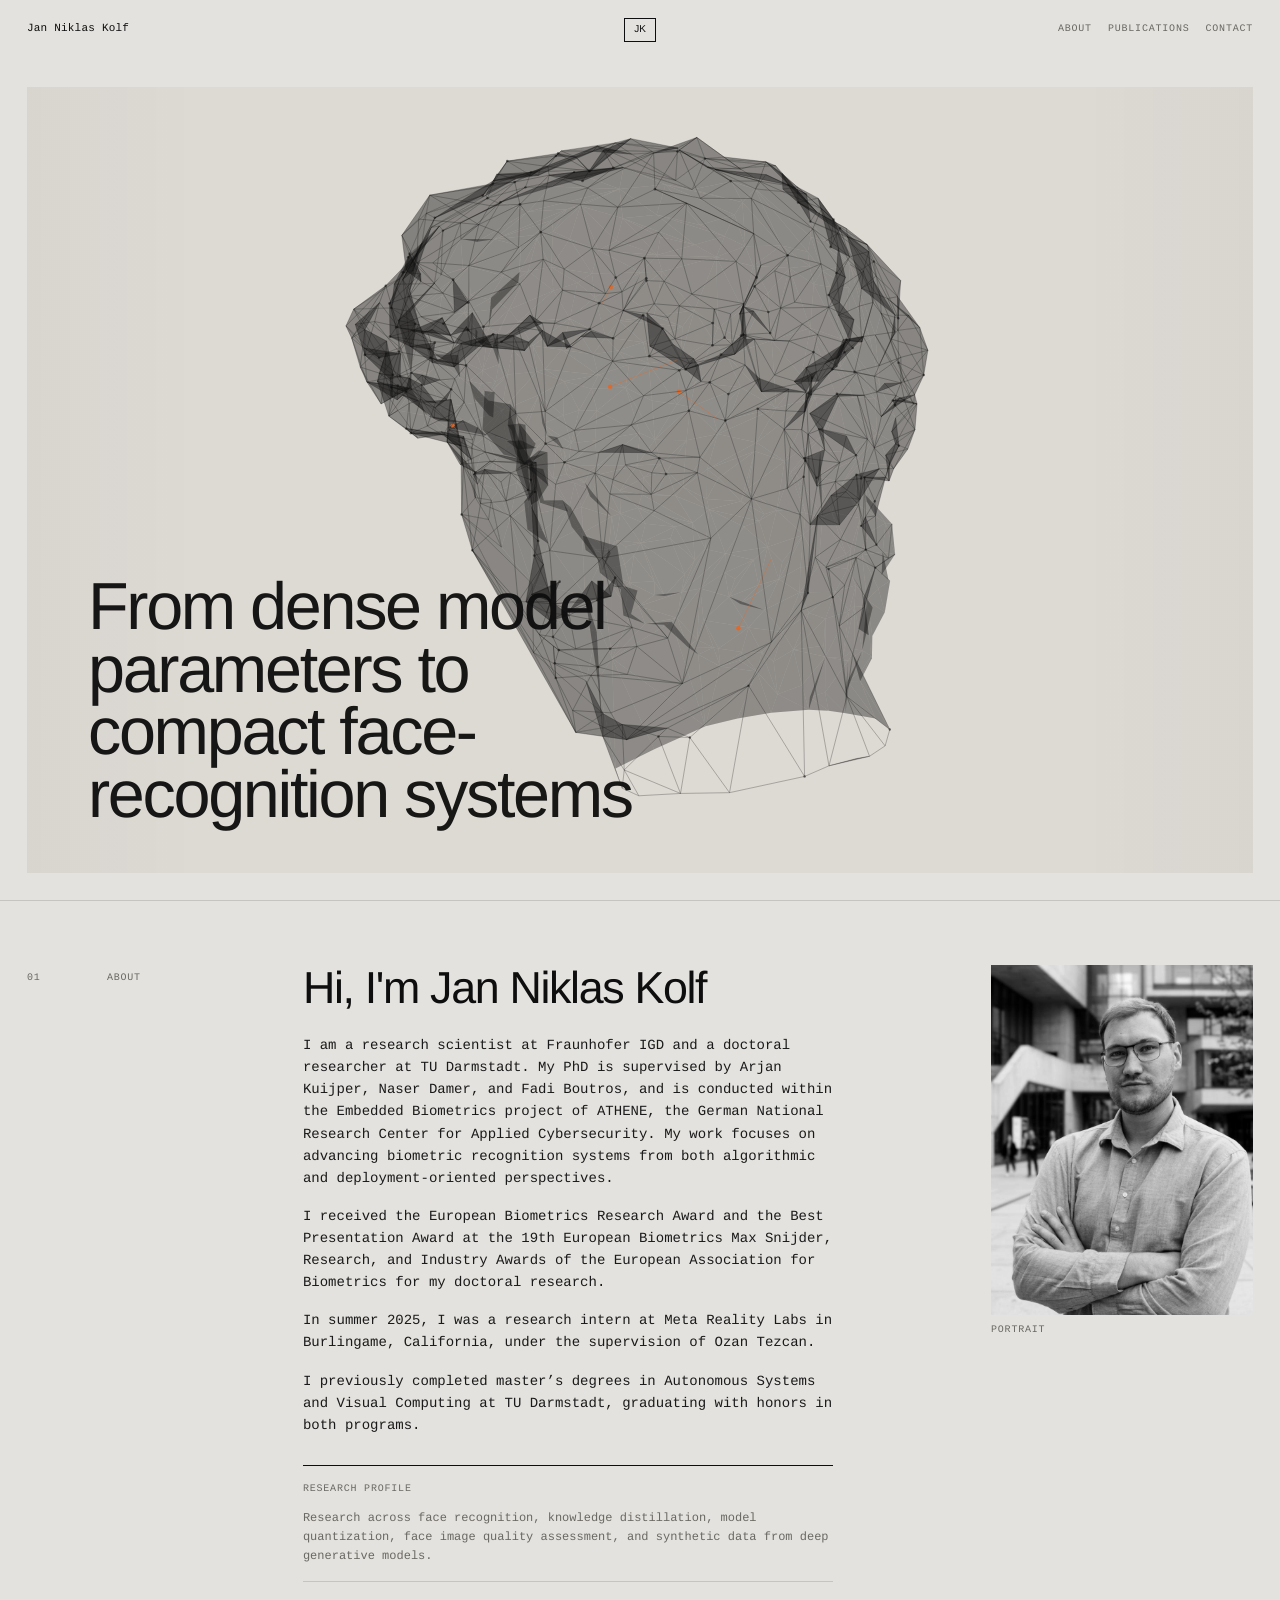
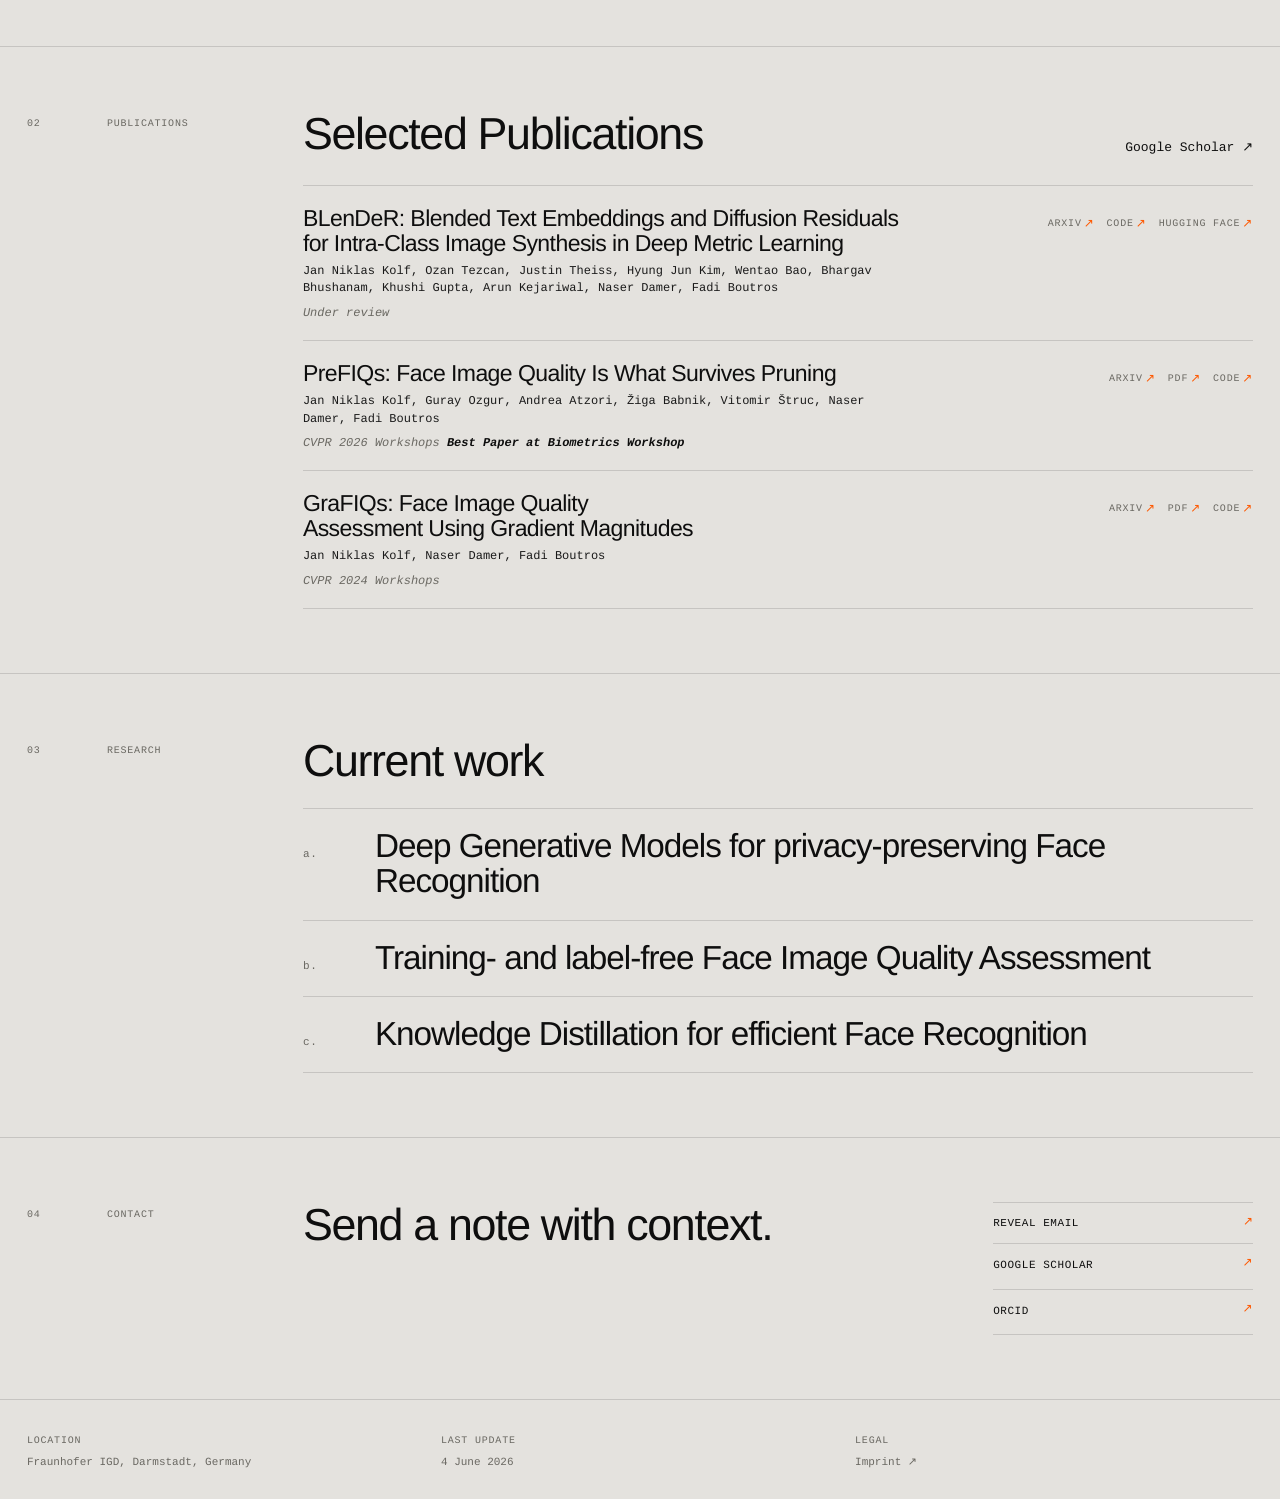
<file: index.html>
<!doctype html>
<html lang="en">
  <head>
    <meta charset="utf-8" />
    <meta name="viewport" content="width=device-width, initial-scale=1" />
    <title>Academic Portfolio | Jan Niklas Kolf</title>
    <meta
      name="description"
      content="Jan Niklas Kolf"
    />
    <link rel="stylesheet" href="style.css?v=20260515-site-legal" />
  </head>
  <body>
    <header class="meta" aria-label="Site status">
      <div class="meta__cell meta__status">
        <span>Jan Niklas Kolf</span>
      </div>
      <a class="meta__mark" href="#top" aria-label="Back to top">
        <span class="mark-symbol">JK</span>
      </a>
      <button class="meta__menu" type="button" aria-expanded="false" aria-controls="primary-nav">
        <span>Menu</span>
        <span aria-hidden="true"></span>
      </button>
      <nav class="meta__nav" id="primary-nav" aria-label="Primary navigation">
        <a href="#about">About</a>
        <a href="#publications">Publications</a>
        <a href="#contact">Contact</a>
      </nav>
    </header>

    <main id="top">
      <section class="hero" aria-labelledby="hero-title">
        <div class="hero__media hero__media--mesh" aria-label="Animated teacher to student face-recognition mesh">
          <canvas id="distillation-hero" class="distillation-canvas" aria-hidden="true"></canvas>
          <div class="hero-terms" aria-hidden="true">
            <span id="hero-live-term">
              <span class="hero-term__item is-active">From high-dimensional face inputs to compact identity embeddings</span>
            </span>
          </div>
        </div>
      </section>

      <section class="section intro" id="about" aria-labelledby="about-title">
        <div class="section__idx">01</div>
        <div class="section__label">About</div>
        <div class="section__body">
          <div class="about-grid">
            <div class="about-copy">
              <h2 id="about-title">Hi, I'm Jan Niklas Kolf</h2>
              <p>
                I am a research scientist at Fraunhofer IGD and a doctoral researcher at TU Darmstadt.
                My PhD is supervised by Arjan Kuijper, Naser Damer, and Fadi Boutros, and is conducted within the Embedded Biometrics project of ATHENE, the German National Research Center for Applied Cybersecurity.
                My work focuses on advancing biometric recognition systems from both algorithmic and deployment-oriented perspectives.
              </p>
              <p>
                I received the European Biometrics Research Award and the Best Presentation Award at the 19th European Biometrics Max Snijder, Research, and Industry Awards of the European Association for Biometrics for my doctoral research.
              </p>
              <p>
                In summer 2025, I was a research intern at Meta Reality Labs in Burlingame, California, under the supervision of Ozan Tezcan.
              </p>
              <p>
                I previously completed master’s degrees in Autonomous Systems and Visual Computing at TU Darmstadt, graduating with honors in both programs.
              </p>
              <div class="profile-note">
                <span class="note-kicker">Research profile</span>
                <p>
                  Research across face recognition, knowledge distillation, model quantization, face image quality
                  assessment, and synthetic data from deep generative models.
                </p>
              </div>
            </div>
            <div class="about-aside">
              <figure class="portrait">
                <img src="me.jpg" alt="Portrait" loading="lazy" />
                <figcaption>Portrait</figcaption>
              </figure>
            </div>
          </div>
        </div>
      </section>

      <section class="section publications" id="publications" aria-labelledby="publications-title">
        <div class="section__idx">02</div>
        <div class="section__label">Publications</div>
        <div class="section__body">
          <div class="section-head">
            <h2 id="publications-title">Selected Publications</h2>
            <a href="https://scholar.google.de/citations?user=PC1RmJMAAAAJ" target="_blank" rel="noreferrer">Google Scholar <span aria-hidden="true">↗</span></a>
          </div>
          <ol class="pub-list" aria-label="Selected publications">
            <li class="pub-item">
              <article>
                <div class="pub-meta">
                  <h3>BLenDeR: Blended Text Embeddings and Diffusion Residuals for Intra-Class Image Synthesis in Deep Metric Learning</h3>
                  <p class="pub-authors">Jan Niklas Kolf, Ozan Tezcan, Justin Theiss, Hyung Jun Kim, Wentao Bao, Bhargav Bhushanam, Khushi Gupta, Arun Kejariwal, Naser Damer, Fadi Boutros</p>
                  <p class="pub-venue">Under review</p>
                </div>
                <div class="pub-links" aria-label="Publication links">
                  <a href="https://arxiv.org/abs/2601.20246" target="_blank" rel="noreferrer" aria-label="Open BLenDeR on arXiv">arXiv <span aria-hidden="true">↗</span></a>
                  <a href="https://github.com/facebookresearch/meta_ai_blender" target="_blank" rel="noreferrer" aria-label="Open BLenDeR code on GitHub">Code <span aria-hidden="true">↗</span></a>
                  <a href="https://huggingface.co/facebook/meta_ai_blender" target="_blank" rel="noreferrer" aria-label="Open BLenDeR on Hugging Face">Hugging Face <span aria-hidden="true">↗</span></a>
                </div>
              </article>
            </li>
            <li class="pub-item">
              <article>
                <div class="pub-meta">
                  <h3>PreFIQs: Face Image Quality Is What Survives Pruning</h3>
                  <p class="pub-authors">Jan Niklas Kolf, Guray Ozgur, Andrea Atzori, Žiga Babnik, Vitomir Štruc, Naser Damer, Fadi Boutros</p>
                  <p class="pub-venue">CVPR 2026 Workshops <span class="pub-award">Best Paper at Biometrics Workshop</span></p>
                </div>
                <div class="pub-links" aria-label="Publication links">
                  <a href="https://arxiv.org/abs/2605.13396" target="_blank" rel="noreferrer" aria-label="Open PreFIQs on arXiv">arXiv <span aria-hidden="true">↗</span></a>
                  <a href="https://openaccess.thecvf.com/content/CVPR2026W/BIOM2026/papers/Kolf_PreFIQs_Face_Image_Quality_Is_What_Survives_Pruning_CVPRW_2026_paper.pdf" target="_blank" rel="noreferrer" aria-label="Open PreFIQs PDF">PDF <span aria-hidden="true">↗</span></a>
                  <a href="https://github.com/jankolf/PreFIQs" target="_blank" rel="noreferrer" aria-label="Open PreFIQs code on GitHub">Code <span aria-hidden="true">↗</span></a>
                </div>
              </article>
            </li>
            <li class="pub-item">
              <article>
                <div class="pub-meta">
                  <h3>GraFIQs: Face Image Quality Assessment Using Gradient Magnitudes</h3>
                  <p class="pub-authors">Jan Niklas Kolf, Naser Damer, Fadi Boutros</p>
                  <p class="pub-venue">CVPR 2024 Workshops</p>
                </div>
                <div class="pub-links" aria-label="Publication links">
                  <a href="https://arxiv.org/abs/2404.12203" target="_blank" rel="noreferrer" aria-label="Open GraFIQs on arXiv">arXiv <span aria-hidden="true">↗</span></a>
                  <a href="https://openaccess.thecvf.com/content/CVPR2024W/BIOMET/papers/Kolf_GraFIQs_Face_Image_Quality_Assessment_Using_Gradient_Magnitudes_CVPRW_2024_paper.pdf" target="_blank" rel="noreferrer" aria-label="Open GraFIQs PDF">PDF <span aria-hidden="true">↗</span></a>
                  <a href="https://github.com/jankolf/GraFIQs" target="_blank" rel="noreferrer" aria-label="Open GraFIQs code on GitHub">Code <span aria-hidden="true">↗</span></a>
                </div>
              </article>
            </li>
          </ol>
        </div>
      </section>

      <section class="section research" id="research" aria-labelledby="research-title">
        <div class="section__idx">03</div>
        <div class="section__label">Research</div>
        <div class="section__body">
          <h2 id="research-title">Current work</h2>
          <ul class="plain-list">
            <li>
              <span class="list-index">a.</span>
              <span>Deep Generative Models for privacy-preserving Face Recognition</span>
            </li>
            <li>
              <span class="list-index">b.</span>
              <span>Training- and label-free Face Image Quality Assessment</span>
            </li>
            <li>
              <span class="list-index">c.</span>
              <span>Knowledge Distillation for efficient Face Recognition</span>
            </li>
          </ul>
        </div>
      </section>

      <section class="section contact" id="contact" aria-labelledby="contact-title">
        <div class="section__idx">04</div>
        <div class="section__label">Contact</div>
        <div class="section__body contact__body">
          <div>
            <h2 id="contact-title">Send a note with context.</h2>
          </div>
          <div class="contact-links">
            <button class="secure-email" type="button" data-contact-token="Z2YwdGdocWpwd2N0aDBmaWtCaG5xbTB1Y25ta3AwcGNs">
              <span>Reveal email</span>
              <span aria-hidden="true">↗</span>
            </button>
            <noscript>
              <span class="contact-fallback">Email protected. Enable JavaScript to reveal the address.</span>
            </noscript>
            <a href="https://scholar.google.de/citations?user=PC1RmJMAAAAJ" target="_blank" rel="noreferrer">Google Scholar <span aria-hidden="true">↗</span></a>
            <a href="https://orcid.org/0000-0002-0037-5334" target="_blank" rel="noreferrer">ORCID <span aria-hidden="true">↗</span></a>
          </div>
        </div>
      </section>
    </main>

    <footer class="footer">
      <div>
        <span class="footer__label">Location</span>
        <span class="footer__line">Fraunhofer IGD, Darmstadt, Germany</span>
      </div>
      <div>
        <span class="footer__label">Last Update</span>
        <span class="footer__line">4 June 2026</span>
      </div>
      <div>
        <span class="footer__label">Legal</span>
        <a class="footer__line" href="imprint.html">Imprint ↗</a>
      </div>
    </footer>
    <script src="script.js?v=20260515-random-hero-terms"></script>
  </body>
</html>
</file>
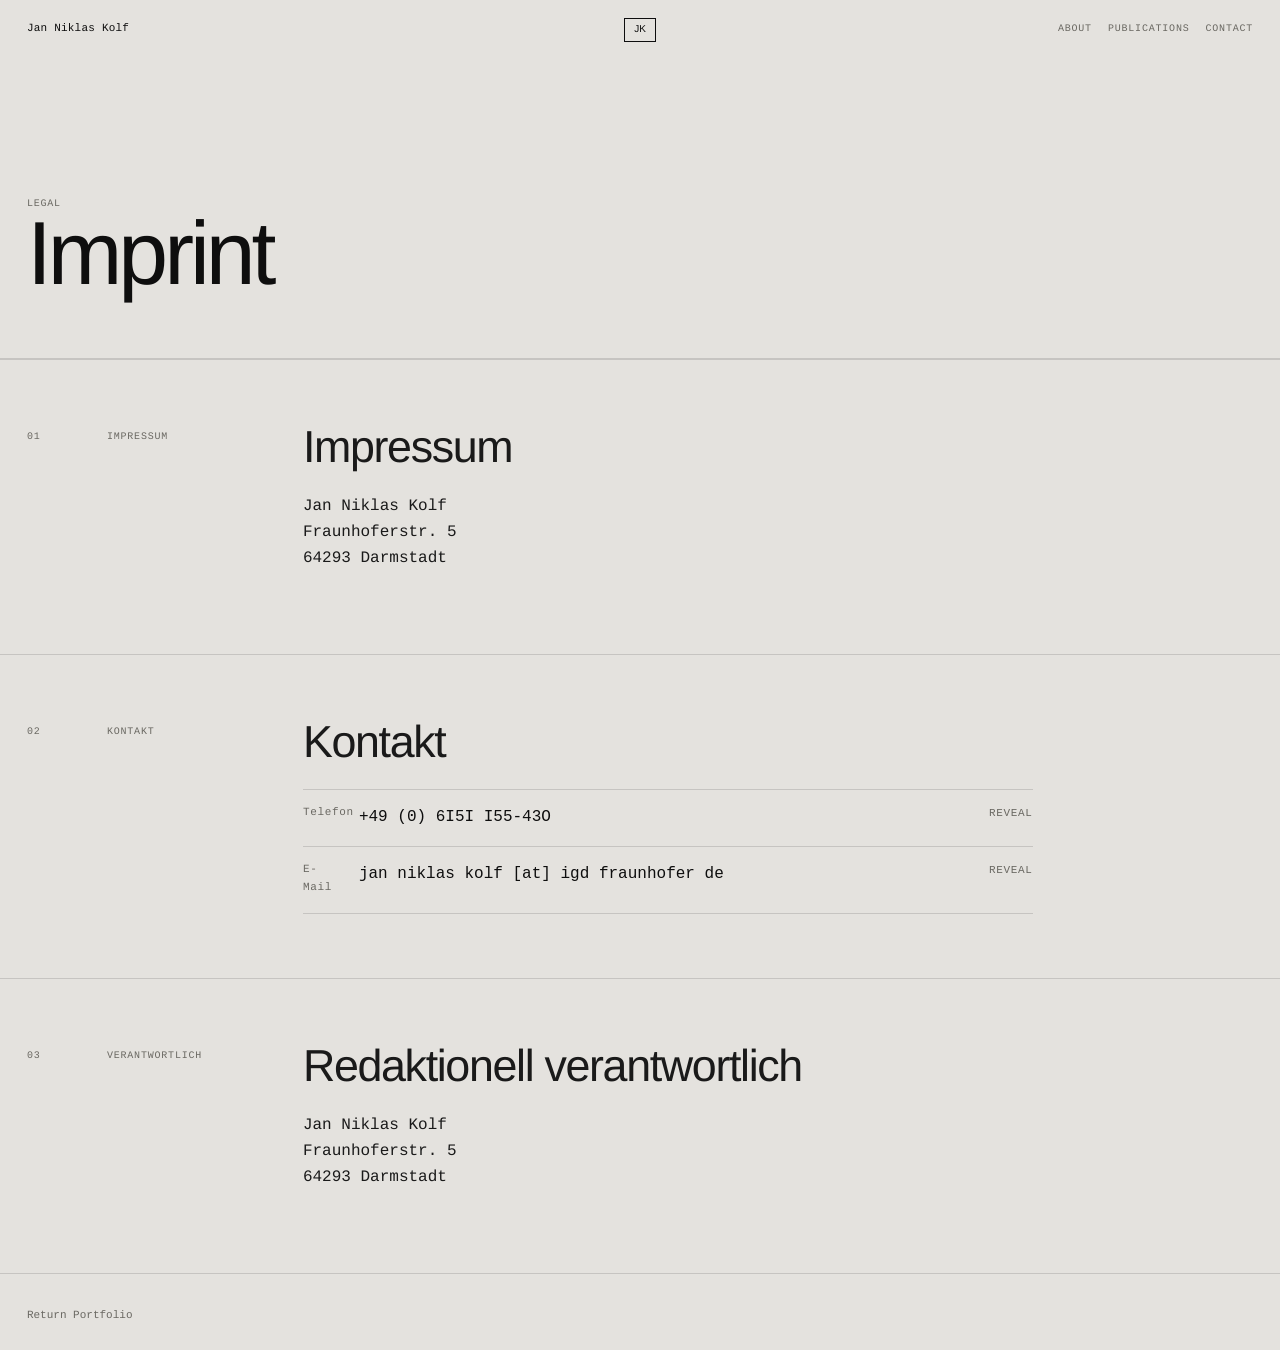
<file: imprint.html>
<!doctype html>
<html lang="en">
  <head>
    <meta charset="utf-8" />
    <meta name="viewport" content="width=device-width, initial-scale=1" />
    <title>Imprint | Academic Portfolio</title>
    <meta name="description" content="Legal imprint page for the academic portfolio website." />
    <link rel="stylesheet" href="style.css?v=20260515-site-legal" />
  </head>
  <body>
    <header class="meta" aria-label="Site status">
      <div class="meta__cell meta__status">
        <span>Jan Niklas Kolf</span>
      </div>
      <a class="meta__mark" href="index.html#top" aria-label="Back to top">
        <span class="mark-symbol">JK</span>
      </a>
      <button class="meta__menu" type="button" aria-expanded="false" aria-controls="primary-nav">
        <span>Menu</span>
        <span aria-hidden="true"></span>
      </button>
      <nav class="meta__nav" id="primary-nav" aria-label="Primary navigation">
        <a href="index.html#about">About</a>
        <a href="index.html#publications">Publications</a>
        <a href="index.html#contact">Contact</a>
      </nav>
    </header>

    <main class="subpage">
      <section class="assignment-hero" aria-labelledby="imprint-title">
        <div>
          <p class="eyebrow">Legal</p>
          <h1 id="imprint-title">Imprint</h1>
        </div>
      </section>

      <section class="section" aria-labelledby="imprint-details-title">
        <div class="section__idx">01</div>
        <div class="section__label">Impressum</div>
        <div class="section__body content-copy">
          <h2 id="imprint-details-title">Impressum</h2>
          <p>
            Jan Niklas Kolf<br />
            Fraunhoferstr. 5<br />
            64293 Darmstadt
          </p>
        </div>
      </section>

      <section class="section" aria-labelledby="contact-details-title">
        <div class="section__idx">02</div>
        <div class="section__label">Kontakt</div>
        <div class="section__body content-copy">
          <h2 id="contact-details-title">Kontakt</h2>
          <ul class="deliverable-list protected-contact-list">
            <li>
              <span class="list-index">Telefon</span>
              <span>
                <button class="protected-contact" type="button" data-contact-type="phone" data-contact-token="MjU2Lzc3MyIzNzM4IisyKiI7Ni0=">
                  <span>+49 (0) 6I5I I55-43O</span>
                  <span aria-hidden="true">Reveal</span>
                </button>
                <noscript>
                  <span class="contact-fallback">+49 (0) 6I5I I55-43O</span>
                </noscript>
              </span>
            </li>
            <li>
              <span class="list-index">E-Mail</span>
              <span>
                <button class="protected-contact" type="button" data-contact-token="Z2YwdGdocWpwd2N0aDBmaWtCaG5xbTB1Y25ta3AwcGNs">
                  <span>jan niklas kolf [at] igd fraunhofer de</span>
                  <span aria-hidden="true">Reveal</span>
                </button>
                <noscript>
                  <span class="contact-fallback">jan niklas kolf [at] igd fraunhofer de</span>
                </noscript>
              </span>
            </li>
          </ul>
        </div>
      </section>

      <section class="section" aria-labelledby="editorial-title">
        <div class="section__idx">03</div>
        <div class="section__label">Verantwortlich</div>
        <div class="section__body content-copy">
          <h2 id="editorial-title">Redaktionell verantwortlich</h2>
          <p>
            Jan Niklas Kolf<br />
            Fraunhoferstr. 5<br />
            64293 Darmstadt
          </p>
        </div>
      </section>
    </main>

    <footer class="footer">
      <a class="footer__line" href="index.html">Return Portfolio</a>
    </footer>

    <script src="script.js?v=20260515-site-legal"></script>
  </body>
</html>
</file>
<file: style.css>
:root {
  --bg: rgb(228, 226, 222);
  --bg-2: #ddd9d3;
  --ink: #0e0e0e;
  --ink-2: #1a1a1a;
  --muted: #6a6862;
  --rule: rgba(14, 14, 14, 0.14);
  --rule-soft: rgba(14, 14, 14, 0.08);
  --accent: oklch(0.68 0.22 42);
  --green: #2cc956;
  --red: #ff5343;
  --yellow: #f5c842;
  --display: "Helvetica Neue", Arial, system-ui, sans-serif;
  --mono: "Geist Mono", "SF Mono", ui-monospace, Menlo, Consolas, monospace;
  --meta-h: 60px;
  --page-x: clamp(14px, 2.1vw, 32px);
}

* {
  box-sizing: border-box;
}

html {
  scroll-behavior: smooth;
}

body {
  margin: 0;
  background: var(--bg);
  color: var(--ink);
  font-family: var(--mono);
  font-size: 13px;
  line-height: 1.5;
  letter-spacing: 0;
  -webkit-font-smoothing: antialiased;
  text-rendering: geometricPrecision;
}

body::selection,
::selection {
  background: var(--accent);
  color: var(--bg);
}

a {
  color: inherit;
  text-decoration: none;
}

a:focus-visible {
  outline: 1px solid var(--ink);
  outline-offset: 4px;
}

.meta {
  position: fixed;
  inset: 0 0 auto;
  z-index: 20;
  display: grid;
  grid-template-columns: 1fr auto 1fr;
  align-items: center;
  gap: 20px;
  min-height: var(--meta-h);
  padding: 14px var(--page-x);
  background: var(--bg);
  border-bottom: 1px solid transparent;
  color: var(--ink);
  font-size: 11px;
  letter-spacing: 0.02em;
  transition: border-color 220ms cubic-bezier(0.2, 0, 0, 1), transform 220ms cubic-bezier(0.2, 0, 0, 1);
}

.meta.is-bordered {
  border-color: var(--rule);
}

.meta.is-hidden {
  transform: translateY(-100%);
}

.meta__cell,
.meta__status,
.meta__mark,
.meta__nav {
  display: flex;
  align-items: center;
}

.meta__status {
  gap: 8px;
  white-space: nowrap;
}

.meta__mark {
  justify-self: center;
  gap: 10px;
  font-family: var(--display);
  text-transform: uppercase;
  letter-spacing: -0.03em;
}

.mark-symbol {
  display: inline-grid;
  place-items: center;
  width: 32px;
  height: 24px;
  border: 1px solid var(--ink);
  font-size: 10px;
  letter-spacing: 0;
}

.meta__nav {
  justify-self: end;
  gap: 16px;
  text-transform: uppercase;
  color: var(--muted);
  font-size: 10px;
  letter-spacing: 0.08em;
}

.meta__menu {
  display: none;
  align-items: center;
  justify-self: end;
  gap: 8px;
  min-height: 28px;
  padding: 0;
  border: 0;
  background: transparent;
  color: var(--muted);
  font-family: var(--mono);
  font-size: 10px;
  letter-spacing: 0.08em;
  text-transform: uppercase;
}

.meta__menu span:last-child {
  position: relative;
  width: 18px;
  height: 10px;
  border-top: 1px solid currentColor;
  border-bottom: 1px solid currentColor;
}

.meta__menu[aria-expanded="true"] {
  color: var(--ink);
}

.meta__nav a:hover,
.contact-links a:hover,
.contact-links button:hover,
.pub-links a:hover,
.project-links a:hover,
.project-back:hover,
.project-toplinks a:hover,
.video-list a:hover,
.text-links a:hover,
.resource-list a:hover,
.blog-card:hover h2,
.blog-row:hover h3,
.footer a:hover {
  color: var(--accent);
}

.dot {
  width: 6px;
  height: 6px;
  border-radius: 999px;
  background: var(--green);
  flex: 0 0 auto;
}

.dot--off {
  background: var(--red);
}

.dot--late {
  background: var(--yellow);
}

main {
  max-width: 1720px;
  margin: 0 auto;
}

.hero {
  min-height: 100vh;
  padding: calc(var(--meta-h) + var(--page-x)) var(--page-x) var(--page-x);
  display: grid;
  grid-template-rows: minmax(0, calc(100vh - var(--meta-h) - (var(--page-x) * 2)));
  gap: 14px;
}

.hero__media {
  position: relative;
  min-height: 0;
  background: var(--bg-2);
  overflow: hidden;
  display: grid;
  place-items: center;
}

.apparatus {
  display: block;
  width: min(92%, 1180px);
  height: auto;
  max-height: 88%;
  object-fit: contain;
}

.hero__media--mesh {
  background:
    linear-gradient(90deg, rgba(14, 14, 14, 0.025), transparent 14%, transparent 86%, rgba(14, 14, 14, 0.025)),
    var(--bg-2);
}

.hero__media::before,
.hero__media::after {
  content: none;
  display: none;
}

.distillation-canvas {
  position: absolute;
  inset: 0;
  width: 100%;
  height: 100%;
  z-index: 1;
}

.hero-terms {
  position: absolute;
  inset: 0;
  z-index: 2;
  pointer-events: none;
}

.hero-terms span {
  position: absolute;
}

#hero-live-term {
  left: 5%;
  bottom: 6%;
  width: min(72vw, 15ch);
  min-height: 4.25em;
  color: var(--ink);
  font-family: var(--display);
  font-size: clamp(34px, 5.2vw, 76px);
  font-weight: 400;
  line-height: 0.94;
  letter-spacing: -0.035em;
  text-transform: none;
  text-wrap: balance;
}

.hero-term__item {
  position: absolute;
  left: 0;
  bottom: 0;
  width: 100%;
  opacity: 0;
  transform: translate3d(0, 0.72em, 0);
  transition:
    opacity 760ms cubic-bezier(0.16, 1, 0.3, 1),
    transform 760ms cubic-bezier(0.16, 1, 0.3, 1);
  will-change: opacity, transform;
}

.hero-term__item.is-active {
  opacity: 0.96;
  transform: translate3d(0, 0, 0);
}

.hero-term__item.is-exiting {
  opacity: 0;
  transform: translate3d(0, -0.7em, 0);
}

.hero__caption {
  display: grid;
  grid-template-columns: repeat(4, 1fr);
  gap: 16px;
  color: var(--muted);
  font-size: 11px;
  letter-spacing: 0.04em;
  text-transform: uppercase;
  border-bottom: 1px solid var(--rule);
  padding-bottom: 18px;
}

.hero__caption span:nth-child(2) {
  text-align: center;
}

.hero__caption span:nth-child(3) {
  text-align: right;
}

.hero__statement {
  display: grid;
  grid-template-columns: 1fr;
  gap: 18px;
  align-items: start;
  padding: clamp(36px, 5vw, 72px) 0 0;
  max-width: 980px;
}

.eyebrow,
.note-kicker,
.footer__label {
  margin: 0;
  color: var(--muted);
  font-size: 10px;
  letter-spacing: 0.08em;
  text-transform: uppercase;
}

.hero h1,
.section h2 {
  font-family: var(--display);
  font-weight: 400;
  letter-spacing: -0.03em;
  text-wrap: balance;
}

.hero h1 {
  margin: 0;
  font-size: clamp(34px, 5.2vw, 76px);
  line-height: 0.98;
}

.kinetic-title {
  display: flex;
  flex-wrap: wrap;
  gap: 0.08em 0.22em;
}

.kinetic-title span {
  display: inline-block;
  animation: word-rise 7.2s cubic-bezier(0.16, 1, 0.3, 1) infinite;
  transform-origin: left bottom;
}

.kinetic-title span:nth-child(2) {
  animation-delay: 0.12s;
}

.kinetic-title span:nth-child(3) {
  animation-delay: 0.24s;
}

.kinetic-title span:nth-child(4) {
  animation-delay: 0.36s;
}

@keyframes word-rise {
  0%,
  72%,
  100% {
    opacity: 1;
    transform: translateY(0);
  }

  82% {
    opacity: 0.38;
    transform: translateY(0.18em);
  }

  92% {
    opacity: 1;
    transform: translateY(0);
  }
}

.hero__statement p:last-child {
  max-width: 47ch;
  margin: 0;
  color: var(--ink-2);
  font-size: 14px;
  line-height: 1.55;
}

.section {
  display: grid;
  grid-template-columns: 64px 180px minmax(0, 1fr);
  gap: 16px;
  padding: clamp(34px, 5vw, 72px) var(--page-x);
  border-top: 1px solid var(--rule);
}

.section__idx,
.section__label {
  color: var(--muted);
  font-size: 10px;
  letter-spacing: 0.08em;
  text-transform: uppercase;
  padding-top: 6px;
}

.section__body {
  max-width: 1120px;
}

.intro .section__body {
  max-width: 980px;
}

.section h2 {
  margin: 0 0 24px;
  font-size: clamp(24px, 3.5vw, 56px);
  line-height: 1.03;
}

.about-grid {
  display: grid;
  grid-template-columns: minmax(0, 1fr) minmax(260px, 0.42fr);
  gap: clamp(28px, 5vw, 76px);
  align-items: start;
}

.about-copy {
  max-width: 68ch;
}

.about-copy > p,
.section-head p,
.contact p {
  margin: 0;
  color: var(--ink-2);
  font-size: 14px;
  line-height: 1.58;
  max-width: 68ch;
}

.about-copy > p + p {
  margin-top: 16px;
}

.profile-note {
  margin-top: 28px;
  border-top: 1px solid var(--ink);
  border-bottom: 1px solid var(--rule);
  padding: 12px 0 16px;
}

.profile-note p {
  margin: 12px 0 0;
  color: var(--muted);
  font-size: 12px;
  line-height: 1.55;
}

.profile-note ul {
  display: grid;
  gap: 8px;
  margin: 12px 0 0;
  padding: 0;
  list-style: none;
  color: var(--muted);
  font-size: 12px;
  line-height: 1.55;
}

.profile-note li {
  position: relative;
  padding-left: 16px;
}

.profile-note li::before {
  content: "";
  position: absolute;
  left: 0;
  top: 0.72em;
  width: 6px;
  border-top: 1px solid currentColor;
}

.about-aside {
  display: grid;
  gap: 14px;
  align-self: start;
}

.portrait {
  margin: 0;
}

.portrait img {
  display: block;
  width: 100%;
  aspect-ratio: 3 / 4;
  object-fit: cover;
  background: var(--bg-2);
  filter: grayscale(1) contrast(1.04);
}

.portrait figcaption {
  margin-top: 8px;
  color: var(--muted);
  font-size: 10px;
  letter-spacing: 0.08em;
  text-transform: uppercase;
}

.section-head {
  display: grid;
  grid-template-columns: minmax(280px, 0.8fr) minmax(260px, 0.52fr);
  gap: clamp(24px, 4vw, 64px);
  align-items: end;
  margin-bottom: 28px;
}

.section-head h2 {
  margin: 0;
}

.publications .section-head {
  grid-template-columns: minmax(0, 1fr) max-content;
  width: 100%;
}

.publications .section-head a {
  grid-column: 2;
  justify-self: end;
  text-align: right;
}

.pub-list {
  list-style: none;
  margin: 0;
  padding: 0;
  border-top: 1px solid var(--rule);
}

.pub-item {
  border-bottom: 1px solid var(--rule);
}

.pub-item article {
  display: grid;
  grid-template-columns: minmax(0, 1fr) auto;
  gap: 24px;
  align-items: baseline;
  padding: 20px 0 18px;
}

.pub-meta {
  display: grid;
  gap: 7px;
  max-width: 78ch;
}

.pub-meta h3 {
  margin: 0;
  color: var(--ink);
  font-family: var(--display);
  font-size: clamp(19px, 1.8vw, 27px);
  font-weight: 400;
  line-height: 1.08;
  letter-spacing: -0.025em;
  text-wrap: balance;
}

.pub-authors,
.pub-venue {
  margin: 0;
  font-size: 12px;
  line-height: 1.45;
}

.pub-authors {
  color: var(--ink-2);
}

.pub-venue {
  color: var(--muted);
  font-style: italic;
}

.pub-award {
  color: var(--ink);
  font-style: italic;
  font-weight: 700;
}

.pub-links {
  display: flex;
  flex-wrap: wrap;
  justify-self: end;
  justify-content: flex-end;
  gap: 12px;
  min-width: 170px;
  text-align: right;
  color: var(--muted);
  font-size: 10px;
  letter-spacing: 0.08em;
  text-transform: uppercase;
}

.pub-links a {
  min-height: 32px;
  display: inline-flex;
  gap: 2px;
  align-items: center;
}

.pub-links a span,
.contact-links a span,
.contact-links button span:last-child {
  color: var(--accent);
  font-size: 12px;
  line-height: 1;
  transform: translateY(-1px);
}

.plain-list {
  list-style: none;
  padding: 0;
  margin: 0;
  border-top: 1px solid var(--rule);
}

.plain-list li {
  display: grid;
  grid-template-columns: 52px minmax(0, 1fr);
  gap: 20px;
  align-items: baseline;
  padding: 20px 0;
  border-bottom: 1px solid var(--rule);
  font-family: var(--display);
  font-size: clamp(20px, 2.6vw, 34px);
  line-height: 1.06;
  letter-spacing: -0.03em;
}

.list-index {
  font-family: var(--mono);
  color: var(--muted);
  font-size: 11px;
  letter-spacing: 0.06em;
}

.contact__body {
  display: grid;
  grid-template-columns: minmax(0, 1.1fr) minmax(260px, 0.44fr);
  gap: clamp(28px, 5vw, 76px);
}

.contact-links {
  display: flex;
  flex-direction: column;
  border-top: 1px solid var(--rule);
}

.contact-links a,
.contact-links button,
.contact-fallback {
  display: flex;
  justify-content: space-between;
  gap: 8px;
  padding: 14px 0;
  border-bottom: 1px solid var(--rule);
  color: var(--ink);
  font-size: 11px;
  letter-spacing: 0.05em;
  text-transform: uppercase;
}

.contact-links button {
  appearance: none;
  width: 100%;
  border-top: 0;
  border-right: 0;
  border-left: 0;
  background: transparent;
  cursor: pointer;
  font-family: inherit;
  text-align: left;
}

.contact-fallback {
  color: var(--muted);
}

.footer {
  max-width: 1720px;
  margin: 0 auto;
  padding: 34px var(--page-x) 26px;
  border-top: 1px solid var(--rule);
  display: grid;
  grid-template-columns: repeat(3, 1fr);
  gap: 16px;
  color: var(--muted);
  font-size: 11px;
}

.footer > div {
  display: grid;
  gap: 6px;
}

.footer__line {
  display: flex;
  align-items: center;
  gap: 8px;
}

.project-meta {
  grid-template-columns: 1fr auto 1fr;
}

.project-back,
.project-toplinks {
  display: flex;
  align-items: center;
  color: var(--muted);
  font-size: 10px;
  letter-spacing: 0.08em;
  text-transform: uppercase;
}

.project-back {
  gap: 8px;
  justify-self: start;
}

.project-back span:first-child {
  color: var(--ink);
  font-size: 13px;
  transform: translateY(-1px);
}

.project-toplinks {
  justify-self: end;
  gap: 16px;
}

.project-page {
  max-width: 1720px;
  margin: 0 auto;
}

.project-hero {
  min-height: 86vh;
  padding: calc(var(--meta-h) + clamp(44px, 7vw, 112px)) var(--page-x) clamp(44px, 7vw, 112px);
  display: grid;
  align-content: end;
  gap: clamp(22px, 3vw, 38px);
  border-bottom: 1px solid var(--rule);
}

.project-hero h1 {
  max-width: 1120px;
  margin: 0;
  color: var(--ink);
  font-family: var(--display);
  font-size: clamp(42px, 8vw, 132px);
  font-weight: 400;
  line-height: 0.92;
  letter-spacing: -0.045em;
  text-wrap: balance;
}

.project-authors {
  max-width: 76ch;
  margin: 0;
  color: var(--ink-2);
  font-size: 15px;
  line-height: 1.5;
}

.project-links {
  display: flex;
  flex-wrap: wrap;
  gap: 10px 18px;
  max-width: 880px;
  padding-top: 4px;
}

.project-links a {
  min-height: 44px;
  display: inline-flex;
  align-items: center;
  gap: 4px;
  border-bottom: 1px solid var(--rule);
  color: var(--ink);
  font-size: clamp(16px, 2vw, 24px);
  letter-spacing: -0.02em;
}

.project-links a span {
  color: var(--accent);
  font-size: 14px;
  transform: translateY(-3px);
}

.project-copy p {
  max-width: 78ch;
  margin: 0;
  color: var(--ink-2);
  font-size: clamp(16px, 1.5vw, 21px);
  line-height: 1.55;
}

.media-grid {
  display: grid;
  grid-template-columns: repeat(2, minmax(0, 1fr));
  gap: 16px;
}

.project-figure {
  margin: 0;
  display: grid;
  gap: 10px;
}

.project-figure--wide {
  grid-column: 1 / -1;
}

.figure-surface {
  position: relative;
  min-height: 280px;
  background: var(--bg-2);
  overflow: hidden;
}

.figure-surface::before,
.figure-surface::after {
  content: "";
  position: absolute;
  inset: 18%;
  border: 1px solid var(--rule);
}

.figure-surface--mesh::after {
  inset: 28% 18%;
  background:
    linear-gradient(28deg, transparent 0 46%, rgba(226, 104, 39, 0.28) 47% 49%, transparent 50%),
    linear-gradient(145deg, transparent 0 42%, rgba(14, 14, 14, 0.22) 43% 45%, transparent 46%);
}

.figure-surface--quality::before {
  inset: 20% 16%;
  background:
    radial-gradient(circle at 28% 38%, rgba(226, 104, 39, 0.48) 0 3px, transparent 4px),
    radial-gradient(circle at 62% 36%, rgba(14, 14, 14, 0.42) 0 3px, transparent 4px),
    radial-gradient(circle at 48% 65%, rgba(14, 14, 14, 0.28) 0 3px, transparent 4px);
}

.figure-surface--latent::before {
  inset: 18%;
  background:
    radial-gradient(circle at 24% 28%, rgba(226, 104, 39, 0.4) 0 3px, transparent 4px),
    radial-gradient(circle at 64% 34%, rgba(14, 14, 14, 0.32) 0 3px, transparent 4px),
    radial-gradient(circle at 45% 70%, rgba(14, 14, 14, 0.32) 0 3px, transparent 4px),
    linear-gradient(115deg, transparent 0 34%, rgba(14, 14, 14, 0.14) 35% 36%, transparent 37%);
}

.project-figure figcaption {
  color: var(--muted);
  font-size: 11px;
  line-height: 1.45;
}

.results-table {
  border-top: 1px solid var(--rule);
  color: var(--ink);
  font-size: 12px;
}

.results-table [role="row"] {
  display: grid;
  grid-template-columns: minmax(180px, 1.3fr) repeat(3, minmax(90px, 0.6fr));
  gap: 16px;
  padding: 15px 0;
  border-bottom: 1px solid var(--rule);
}

.results-table [role="columnheader"] {
  color: var(--muted);
  font-size: 10px;
  letter-spacing: 0.08em;
  text-transform: uppercase;
}

.video-list {
  display: grid;
  border-top: 1px solid var(--rule);
}

.video-list a {
  display: grid;
  grid-template-columns: minmax(180px, 0.55fr) minmax(0, 1fr);
  gap: 24px;
  padding: 18px 0;
  border-bottom: 1px solid var(--rule);
}

.video-list span:first-child {
  color: var(--muted);
  font-size: 10px;
  letter-spacing: 0.08em;
  text-transform: uppercase;
}

.video-list span:last-child {
  color: var(--ink);
  font-family: var(--display);
  font-size: clamp(20px, 2.2vw, 32px);
  line-height: 1.05;
  letter-spacing: -0.03em;
}

.subpage {
  max-width: 1720px;
  margin: 0 auto;
  padding-top: var(--meta-h);
}

.subpage-hero {
  padding: clamp(28px, 4vw, 54px) var(--page-x) clamp(34px, 5vw, 72px);
  border-bottom: 1px solid var(--rule);
}

.subpage-hero__image {
  display: block;
  width: 100%;
  max-height: 420px;
  aspect-ratio: 16 / 5;
  object-fit: cover;
  background: var(--bg-2);
  border: 0;
}

.subpage-hero__grid,
.assignment-hero,
.blog-feature {
  display: grid;
  grid-template-columns: minmax(0, 1fr) minmax(260px, 0.38fr);
  gap: clamp(28px, 5vw, 82px);
  align-items: end;
}

.subpage-hero__grid {
  margin-top: clamp(30px, 5vw, 72px);
}

.subpage-hero h1,
.assignment-hero h1,
.blog-feature h1,
.article-content h1 {
  margin: 0;
  color: var(--ink);
  font-family: var(--display);
  font-size: clamp(42px, 7vw, 118px);
  font-weight: 400;
  line-height: 0.92;
  letter-spacing: -0.045em;
  text-wrap: balance;
}

.course-term,
.due-box,
.info-grid,
.tag-list,
.toc-list,
.resource-list,
.update-list,
.mini-meta {
  color: var(--muted);
  font-size: 10px;
  letter-spacing: 0.08em;
  text-transform: uppercase;
}

.course-title-block {
  display: grid;
  gap: 14px;
}

.course-term {
  display: flex;
  flex-wrap: wrap;
  gap: 10px;
}

.info-grid {
  display: grid;
  gap: 14px;
  border-top: 1px solid var(--rule);
  padding-top: 14px;
}

.info-grid strong,
.due-box strong {
  display: block;
  margin-bottom: 5px;
  color: var(--ink);
  font-family: var(--display);
  font-size: 22px;
  font-weight: 400;
  letter-spacing: -0.03em;
  text-transform: none;
}

.two-column {
  display: grid;
  grid-template-columns: minmax(0, 1fr) minmax(260px, 0.38fr);
  gap: clamp(28px, 5vw, 82px);
  align-items: start;
}

.content-copy {
  max-width: 76ch;
  color: var(--ink-2);
  font-size: clamp(15px, 1.25vw, 18px);
  line-height: 1.62;
}

.content-copy p {
  margin: 0 0 18px;
}

.lecturer-list,
.deliverable-list,
.objective-list {
  list-style: none;
  margin: 18px 0 0;
  padding: 0;
  border-top: 1px solid var(--rule);
}

.lecturer-list li,
.deliverable-list li,
.objective-list li {
  display: grid;
  grid-template-columns: 42px minmax(0, 1fr);
  gap: 14px;
  padding: 15px 0;
  border-bottom: 1px solid var(--rule);
}

.protected-contact,
.protected-contact + noscript .contact-fallback,
.protected-contact-list a {
  display: flex;
  justify-content: space-between;
  gap: 14px;
  width: 100%;
  padding: 0;
  border: 0;
  background: transparent;
  color: var(--ink);
  font: inherit;
  text-align: left;
}

.protected-contact {
  cursor: pointer;
}

.protected-contact span:last-child {
  color: var(--muted);
  font-family: var(--mono);
  font-size: 11px;
  letter-spacing: 0.06em;
  text-transform: uppercase;
}

.updates-card {
  display: grid;
  gap: 18px;
}

.update-latest {
  display: grid;
  gap: 10px;
  padding: 16px 0;
  border-top: 1px solid var(--ink);
  border-bottom: 1px solid var(--rule);
}

.update-latest h3,
.side-panel h3 {
  margin: 0;
  color: var(--ink);
  font-family: var(--display);
  font-size: clamp(22px, 2.2vw, 34px);
  font-weight: 400;
  line-height: 1.06;
  letter-spacing: -0.03em;
}

.update-latest p,
.side-panel p {
  margin: 0;
  color: var(--ink-2);
  font-size: 13px;
  line-height: 1.55;
  letter-spacing: 0;
  text-transform: none;
}

.line-button,
.filter-button {
  appearance: none;
  min-height: 36px;
  padding: 0;
  border: 0;
  border-bottom: 1px solid var(--rule);
  background: transparent;
  color: var(--ink);
  cursor: pointer;
  font-family: var(--mono);
  font-size: 10px;
  letter-spacing: 0.08em;
  text-align: left;
  text-transform: uppercase;
}

.line-button:hover,
.filter-button:hover,
.filter-button.is-active {
  color: var(--accent);
}

.updates-panel {
  display: grid;
  grid-template-rows: 0fr;
  opacity: 0;
  transition:
    grid-template-rows 280ms cubic-bezier(0.16, 1, 0.3, 1),
    opacity 220ms cubic-bezier(0.16, 1, 0.3, 1);
}

.updates-panel.is-open {
  grid-template-rows: 1fr;
  opacity: 1;
}

.updates-panel[hidden] {
  display: none;
}

.updates-panel > div {
  overflow: hidden;
}

.update-list {
  list-style: none;
  margin: 0;
  padding: 0;
  border-top: 1px solid var(--rule);
}

.update-list li {
  display: grid;
  grid-template-columns: 118px minmax(0, 1fr);
  gap: 16px;
  padding: 14px 0;
  border-bottom: 1px solid var(--rule);
}

.update-list span:last-child {
  color: var(--ink);
  letter-spacing: 0;
  text-transform: none;
}

.schedule-list,
.assignment-list {
  list-style: none;
  margin: 0;
  padding: 0;
  border-top: 1px solid var(--rule);
}

.schedule-item,
.assignment-list__item {
  display: grid;
  grid-template-columns: 132px minmax(0, 1fr) minmax(190px, auto);
  gap: 22px;
  align-items: baseline;
  padding: 20px 0;
  border-bottom: 1px solid var(--rule);
}

.schedule-date {
  display: grid;
  gap: 5px;
  color: var(--muted);
  font-size: 10px;
  letter-spacing: 0.08em;
  text-transform: uppercase;
}

.schedule-main {
  display: grid;
  gap: 8px;
}

.schedule-main h3,
.blog-row h3 {
  margin: 0;
  color: var(--ink);
  font-family: var(--display);
  font-size: clamp(20px, 2vw, 30px);
  font-weight: 400;
  line-height: 1.06;
  letter-spacing: -0.03em;
}

.schedule-main p,
.blog-row p,
.blog-card p {
  margin: 0;
  color: var(--ink-2);
  font-size: 13px;
  line-height: 1.5;
}

.text-links,
.resource-list {
  display: flex;
  flex-wrap: wrap;
  gap: 10px 14px;
  justify-content: flex-end;
}

.text-links a,
.resource-list a {
  display: inline-flex;
  gap: 3px;
  min-height: 30px;
  align-items: center;
}

.text-links span,
.resource-list span {
  color: var(--accent);
  font-size: 12px;
  transform: translateY(-1px);
}

.side-panel {
  display: grid;
  gap: 16px;
  border-top: 1px solid var(--ink);
  padding-top: 14px;
}

.assignment-hero {
  padding: calc(var(--meta-h) + clamp(38px, 6vw, 96px)) var(--page-x) clamp(34px, 5vw, 72px);
  border-bottom: 1px solid var(--rule);
}

.due-box {
  justify-self: end;
  width: min(100%, 360px);
  border-top: 1px solid var(--ink);
  padding-top: 14px;
}

.assignment-grid {
  display: grid;
  grid-template-columns: minmax(0, 1fr) minmax(260px, 0.36fr);
  gap: clamp(28px, 5vw, 82px);
}

.assignment-grid .resource-list {
  display: grid;
  gap: 0;
  justify-content: stretch;
  border-top: 1px solid var(--rule);
}

.assignment-grid .resource-list a {
  min-height: 48px;
  border-bottom: 1px solid var(--rule);
  color: var(--ink);
  font-size: clamp(16px, 1.6vw, 22px);
  letter-spacing: -0.02em;
  text-transform: none;
}

.assignment-grid .resource-list span {
  font-size: 14px;
}

.blog-feature {
  padding: calc(var(--meta-h) + clamp(34px, 5vw, 72px)) var(--page-x) clamp(34px, 5vw, 72px);
  border-bottom: 1px solid var(--rule);
}

.blog-feature__image,
.blog-row img,
.article-hero img {
  display: block;
  width: 100%;
  object-fit: contain;
  background: var(--bg-2);
}

.blog-feature__image {
  aspect-ratio: 4 / 3;
}

.blog-card {
  display: grid;
  gap: 18px;
}

.blog-card h1,
.blog-card h2 {
  margin: 0;
  color: var(--ink);
  font-family: var(--display);
  font-size: clamp(34px, 4.6vw, 76px);
  font-weight: 400;
  line-height: 0.96;
  letter-spacing: -0.04em;
}

.tag-list {
  display: flex;
  flex-wrap: wrap;
  gap: 8px 14px;
}

.tag-list span::before {
  content: "[";
  color: var(--accent);
}

.tag-list span::after {
  content: "]";
  color: var(--accent);
}

.blog-filters {
  display: flex;
  flex-wrap: wrap;
  gap: 10px 16px;
  margin-bottom: 24px;
}

.blog-list {
  display: grid;
  gap: 0;
  border-top: 1px solid var(--rule);
}

.blog-row {
  display: grid;
  grid-template-columns: 220px minmax(0, 1fr) minmax(160px, auto);
  gap: 22px;
  align-items: center;
  padding: 18px 0;
  border-bottom: 1px solid var(--rule);
}

.blog-row[hidden] {
  display: none;
}

.blog-row img {
  aspect-ratio: 16 / 10;
}

.article-hero {
  padding: calc(var(--meta-h) + clamp(28px, 4vw, 54px)) var(--page-x) 0;
}

.article-hero img {
  max-height: 440px;
  aspect-ratio: 16 / 6;
}

.article-layout {
  display: grid;
  grid-template-columns: 250px minmax(0, 1fr);
  gap: clamp(34px, 6vw, 104px);
  padding: clamp(34px, 5vw, 72px) var(--page-x);
  border-bottom: 1px solid var(--rule);
}

.article-aside {
  position: sticky;
  top: calc(var(--meta-h) + 22px);
  align-self: start;
  display: grid;
  gap: 24px;
  color: var(--muted);
  font-size: 10px;
  letter-spacing: 0.08em;
  text-transform: uppercase;
}

.author-card {
  display: grid;
  gap: 10px;
}

.author-card img {
  display: block;
  width: 92px;
  aspect-ratio: 1;
  object-fit: cover;
  filter: grayscale(1) contrast(1.05);
}

.author-card strong {
  color: var(--ink);
  font-family: var(--display);
  font-size: 20px;
  font-weight: 400;
  letter-spacing: -0.03em;
  text-transform: none;
}

.toc-list {
  display: grid;
  gap: 10px;
  padding-top: 14px;
  border-top: 1px solid var(--rule);
}

.toc-title {
  margin: 0 0 10px;
  color: var(--ink);
  font-size: 10px;
  letter-spacing: 0.08em;
  text-transform: uppercase;
}

.toc-list a {
  color: var(--muted);
}

.toc-list a:hover {
  color: var(--accent);
}

.article-content {
  max-width: 860px;
}

.article-content h1 {
  margin-bottom: clamp(28px, 4vw, 56px);
}

.article-content h2 {
  margin: 46px 0 14px;
  color: var(--ink);
  font-family: var(--display);
  font-size: clamp(26px, 3vw, 46px);
  font-weight: 400;
  line-height: 1.04;
  letter-spacing: -0.035em;
}

.article-content section p {
  max-width: 70ch;
  margin: 0 0 18px;
  color: var(--ink-2);
  font-family: var(--display);
  font-size: clamp(16px, 1.35vw, 19px);
  font-weight: 300;
  letter-spacing: -0.01em;
  line-height: 1.65;
}

.article-content blockquote {
  margin: 32px 0;
  padding: 18px 0;
  border-top: 1px solid var(--ink);
  border-bottom: 1px solid var(--rule);
  color: var(--ink);
  font-family: var(--display);
  font-size: clamp(24px, 3vw, 42px);
  line-height: 1.08;
  letter-spacing: -0.035em;
}

.appear {
  opacity: 0;
  transform: translateY(18px);
  transition: opacity 640ms cubic-bezier(0.16, 1, 0.3, 1), transform 640ms cubic-bezier(0.16, 1, 0.3, 1);
}

.appear.in-view {
  opacity: 1;
  transform: none;
}

@media (prefers-reduced-motion: reduce) {
  *,
  *::before,
  *::after {
    scroll-behavior: auto !important;
    transition-duration: 1ms !important;
    animation-duration: 1ms !important;
  }
}

@media (max-width: 900px) {
  :root {
    --meta-h: 82px;
  }

  .meta {
    grid-template-columns: 1fr 1fr;
    grid-template-rows: auto auto;
    gap: 8px 12px;
  }

  .meta__mark {
    grid-column: 1;
    grid-row: 1;
    justify-self: start;
  }

  .meta__nav {
    position: absolute;
    top: 100%;
    left: var(--page-x);
    right: var(--page-x);
    display: none;
    grid-template-columns: 1fr;
    justify-self: stretch;
    gap: 0;
    padding: 8px 0 10px;
    background: var(--bg);
    border-top: 1px solid var(--rule);
    border-bottom: 1px solid var(--rule);
    color: var(--ink);
    font-size: 11px;
    z-index: 21;
  }

  .meta__nav.is-open {
    display: grid;
  }

  .meta__nav a {
    display: flex;
    min-height: 38px;
    align-items: center;
    border-bottom: 1px solid var(--rule-soft);
  }

  .meta__nav a:last-child {
    border-bottom: 0;
  }

  .meta__menu {
    display: inline-flex;
    grid-column: 2;
    grid-row: 1;
  }

  .meta__status {
    grid-column: 1 / -1;
    grid-row: 2;
    justify-content: flex-start;
  }

  .hero {
    min-height: 100vh;
    grid-template-rows: minmax(0, calc(100vh - var(--meta-h) - (var(--page-x) * 2)));
  }

  .hero__statement,
  .about-grid,
  .section-head,
  .contact__body,
  .media-grid,
  .subpage-hero__grid,
  .assignment-hero,
  .assignment-grid,
  .blog-feature,
  .article-layout,
  .two-column {
    grid-template-columns: 1fr;
  }

  .subpage-hero__image {
    aspect-ratio: 16 / 7;
  }

  .due-box {
    justify-self: stretch;
    width: 100%;
  }

  .article-aside {
    position: static;
    grid-template-columns: 1fr 1fr;
    gap: 18px;
  }

  .article-content {
    order: -1;
  }

  .schedule-item,
  .assignment-list__item,
  .blog-row {
    grid-template-columns: 1fr;
    gap: 10px;
  }

  .text-links,
  .resource-list {
    justify-content: flex-start;
  }

  .blog-row img {
    width: min(100%, 420px);
  }

  .project-meta {
    grid-template-columns: 1fr auto;
    grid-template-rows: auto auto;
  }

  .project-back {
    grid-column: 1;
    grid-row: 1;
  }

  .project-meta .meta__mark {
    grid-column: 2;
    grid-row: 1;
    justify-self: end;
  }

  .project-toplinks {
    grid-column: 1 / -1;
    grid-row: 2;
    justify-self: start;
  }

  .project-hero {
    min-height: auto;
    padding-top: calc(var(--meta-h) + 52px);
  }

  .project-figure--wide {
    grid-column: auto;
  }

  .results-table [role="row"] {
    grid-template-columns: 1fr 0.7fr;
    gap: 6px 14px;
  }

  .video-list a {
    grid-template-columns: 1fr;
    gap: 6px;
  }

  .hero__caption {
    grid-template-columns: 1fr;
    gap: 3px;
  }

  .hero__caption span,
  .hero__caption span:nth-child(2),
  .hero__caption span:nth-child(3) {
    text-align: left;
  }

  .section {
    grid-template-columns: 1fr;
    gap: 4px;
  }

  .section__idx,
  .section__label {
    padding-top: 0;
  }
}

@media (max-width: 640px) {
  body {
    font-size: 12px;
  }

  .meta__nav {
    font-size: 9px;
  }

  .mark-symbol {
    width: 28px;
    height: 22px;
  }

  .hero__media,
  .apparatus {
    min-height: 0;
  }

  .hero__media {
    max-height: none;
  }

  #hero-live-term {
    left: 7%;
    bottom: 7%;
    width: min(78vw, 13ch);
    min-height: 4.5em;
    font-size: clamp(31px, 10vw, 48px);
  }

  .hero h1 {
    font-size: clamp(30px, 11vw, 48px);
  }

  .pub-item article {
    grid-template-columns: 1fr;
    gap: 8px;
  }

  .pub-links {
    justify-content: flex-end;
  }

  .plain-list li {
    grid-template-columns: 32px minmax(0, 1fr);
    gap: 12px;
  }

  .subpage-hero h1,
  .assignment-hero h1,
  .article-content h1 {
    font-size: clamp(38px, 12vw, 62px);
  }

  .subpage-hero__image,
  .article-hero img {
    aspect-ratio: 4 / 3;
  }

  .update-list li,
  .lecturer-list li,
  .deliverable-list li,
  .objective-list li {
    grid-template-columns: 1fr;
    gap: 6px;
  }

  .article-aside {
    grid-template-columns: 1fr;
  }

  .blog-card h1,
  .blog-card h2 {
    font-size: clamp(34px, 11vw, 54px);
  }

  .footer {
    grid-template-columns: 1fr;
  }
}
</file>
